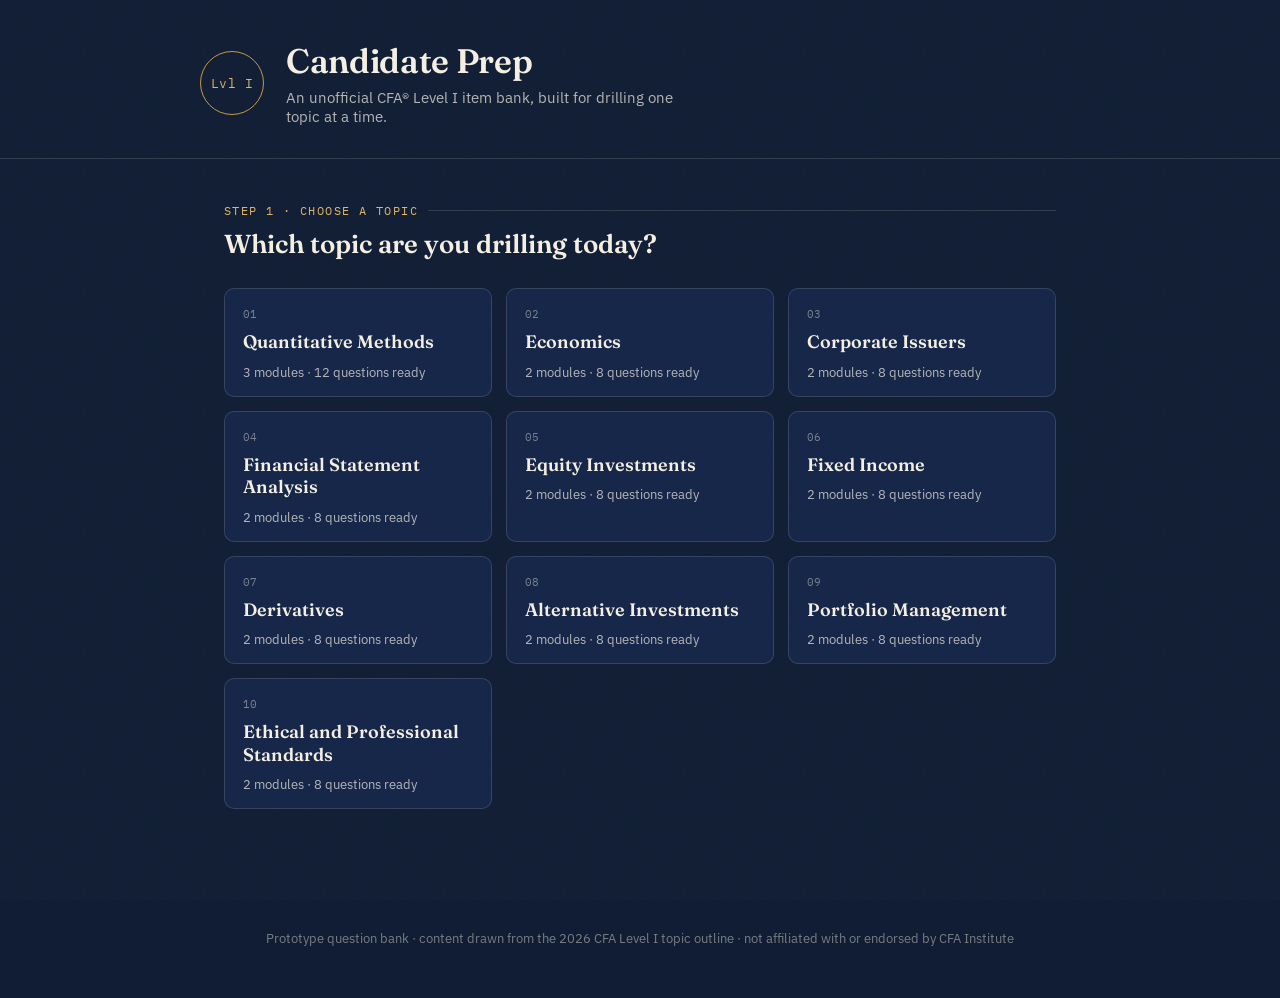
<file: index.html>
<!DOCTYPE html>
<html lang="en">
<head>
<meta charset="UTF-8">
<meta name="viewport" content="width=device-width, initial-scale=1.0">
<title>Focus Quiz — CFA Level I Question Bank</title>
<link rel="preconnect" href="https://fonts.googleapis.com">
<link href="https://fonts.googleapis.com/css2?family=Fraunces:opsz,wght@9..144,400;9..144,600;9..144,700&family=IBM+Plex+Mono:wght@400;500;600&family=IBM+Plex+Sans:wght@400;500;600;700&display=swap" rel="stylesheet">
<link rel="stylesheet" href="style.css">
</head>
<body>

<div class="grain"></div>

<header class="masthead">
  <div class="masthead-inner">
    <div class="masthead-mark">
      <span class="mark-ring">Lvl I</span>
    </div>
    <div class="masthead-text">
      <h1>Candidate Prep</h1>
      <p>An unofficial CFA&reg; Level I item bank, built for drilling one topic at a time.</p>
    </div>
  </div>
</header>

<main id="app"></main>

<footer class="site-footer">
  <p>Prototype question bank &middot; content drawn from the 2026 CFA Level I topic outline &middot; not affiliated with or endorsed by CFA Institute</p>
</footer>

<script src="data.js"></script>
<script src="app.js"></script>
</body>
</html>
</file>
<file: style.css>
:root {
  --ink: #101d34;
  --ink-2: #16274a;
  --ink-3: #1e3159;
  --paper: #f4efe2;
  --paper-2: #ece4d0;
  --brass: #c69a44;
  --brass-bright: #e0b563;
  --teal: #4f8f79;
  --clay: #c1543f;
  --line: rgba(244, 239, 226, 0.14);
  --line-soft: rgba(16, 29, 52, 0.12);
  --text-hi: #f4efe2;
  --text-mid: rgba(244, 239, 226, 0.72);
  --text-low: rgba(244, 239, 226, 0.46);
  --font-display: "Fraunces", Georgia, serif;
  --font-body: "IBM Plex Sans", -apple-system, sans-serif;
  --font-mono: "IBM Plex Mono", ui-monospace, monospace;
}

* { box-sizing: border-box; }

html, body {
  margin: 0;
  padding: 0;
  background: var(--ink);
  color: var(--text-hi);
  font-family: var(--font-body);
  -webkit-font-smoothing: antialiased;
}

.grain {
  position: fixed;
  inset: 0;
  pointer-events: none;
  opacity: 0.035;
  z-index: 0;
  background-image: url("data:image/svg+xml,%3Csvg xmlns='http://www.w3.org/2000/svg' width='120' height='120'%3E%3Cfilter id='n'%3E%3CfeTurbulence type='fractalNoise' baseFrequency='0.9' numOctaves='2' stitchTiles='stitch'/%3E%3C/filter%3E%3Crect width='100%25' height='100%25' filter='url(%23n)'/%3E%3C/svg%3E");
}

/* ---------- Masthead ---------- */
.masthead {
  position: relative;
  z-index: 1;
  border-bottom: 1px solid var(--line);
  padding: 40px 24px 32px;
}
.masthead-inner {
  max-width: 880px;
  margin: 0 auto;
  display: flex;
  align-items: center;
  gap: 22px;
}
.mark-ring {
  display: flex;
  align-items: center;
  justify-content: center;
  width: 64px;
  height: 64px;
  border-radius: 999px;
  border: 1.5px solid var(--brass);
  color: var(--brass-bright);
  font-family: var(--font-mono);
  font-size: 13px;
  letter-spacing: 0.03em;
  flex-shrink: 0;
}
.masthead-text h1 {
  font-family: var(--font-display);
  font-weight: 600;
  font-size: 34px;
  margin: 0 0 6px;
  letter-spacing: -0.01em;
}
.masthead-text p {
  margin: 0;
  color: var(--text-mid);
  font-size: 15px;
  max-width: 46ch;
}

/* ---------- Layout ---------- */
main#app {
  position: relative;
  z-index: 1;
  max-width: 880px;
  margin: 0 auto;
  padding: 44px 24px 80px;
}

.site-footer {
  position: relative;
  z-index: 1;
  text-align: center;
  padding: 28px 24px 40px;
  color: var(--text-low);
  font-size: 12.5px;
}

/* ---------- Step label ---------- */
.step-eyebrow {
  font-family: var(--font-mono);
  font-size: 12px;
  letter-spacing: 0.12em;
  text-transform: uppercase;
  color: var(--brass-bright);
  margin: 0 0 10px;
  display: flex;
  align-items: center;
  gap: 10px;
}
.step-eyebrow .rule { flex: 1; height: 1px; background: var(--line); }

.screen-title {
  font-family: var(--font-display);
  font-size: 26px;
  font-weight: 600;
  margin: 0 0 28px;
}

/* ---------- Topic grid ---------- */
.topic-grid {
  display: grid;
  grid-template-columns: repeat(auto-fill, minmax(240px, 1fr));
  gap: 14px;
}
.topic-card {
  text-align: left;
  background: var(--ink-2);
  border: 1px solid var(--line);
  border-radius: 10px;
  padding: 18px 18px 16px;
  cursor: pointer;
  color: var(--text-hi);
  font-family: inherit;
  transition: border-color .15s ease, transform .15s ease, background .15s ease;
  display: flex;
  flex-direction: column;
  gap: 10px;
}
.topic-card:hover {
  border-color: var(--brass);
  background: var(--ink-3);
  transform: translateY(-2px);
}
.topic-card .num {
  font-family: var(--font-mono);
  font-size: 11px;
  color: var(--text-low);
}
.topic-card .name {
  font-family: var(--font-display);
  font-size: 18px;
  font-weight: 600;
  line-height: 1.25;
}
.topic-card .meta {
  font-size: 12.5px;
  color: var(--text-mid);
}

/* ---------- Module list ---------- */
.back-link {
  background: none;
  border: none;
  color: var(--text-mid);
  font-family: var(--font-mono);
  font-size: 12.5px;
  cursor: pointer;
  padding: 6px 0;
  margin-bottom: 18px;
  display: inline-flex;
  align-items: center;
  gap: 6px;
}
.back-link:hover { color: var(--brass-bright); }

.module-list {
  display: flex;
  flex-direction: column;
  gap: 10px;
}
.module-row {
  display: flex;
  align-items: center;
  justify-content: space-between;
  gap: 16px;
  background: var(--ink-2);
  border: 1px solid var(--line);
  border-radius: 10px;
  padding: 16px 18px;
  cursor: pointer;
  transition: border-color .15s ease, background .15s ease;
}
.module-row:hover:not(.disabled) { border-color: var(--brass); background: var(--ink-3); }
.module-row.disabled { cursor: not-allowed; opacity: 0.5; }
.module-row .m-name {
  font-family: var(--font-display);
  font-size: 17px;
  font-weight: 600;
}
.module-row .m-count {
  font-family: var(--font-mono);
  font-size: 12px;
  color: var(--text-low);
  white-space: nowrap;
}
.module-row .m-count.ready { color: var(--teal); }

/* ---------- Setup (question count + start) ---------- */
.setup-card {
  background: var(--ink-2);
  border: 1px solid var(--line);
  border-radius: 12px;
  padding: 26px 26px 24px;
}
.setup-card .ticket-head {
  display: flex;
  justify-content: space-between;
  align-items: baseline;
  border-bottom: 1px dashed var(--line);
  padding-bottom: 16px;
  margin-bottom: 20px;
}
.setup-card .ticket-head .t-topic { font-family: var(--font-mono); font-size: 11.5px; color: var(--brass-bright); text-transform: uppercase; letter-spacing: 0.08em; }
.setup-card .ticket-head h3 { font-family: var(--font-display); font-size: 22px; margin: 4px 0 0; font-weight: 600; }

.count-row {
  display: flex;
  flex-wrap: wrap;
  gap: 10px;
  margin: 6px 0 26px;
}
.count-chip {
  font-family: var(--font-mono);
  font-size: 14px;
  padding: 10px 18px;
  border-radius: 8px;
  border: 1px solid var(--line);
  background: transparent;
  color: var(--text-hi);
  cursor: pointer;
}
.count-chip:hover { border-color: var(--brass); }
.count-chip.active { background: var(--brass); border-color: var(--brass); color: var(--ink); font-weight: 600; }

.btn-primary {
  font-family: var(--font-body);
  font-weight: 600;
  font-size: 15px;
  background: var(--brass);
  color: var(--ink);
  border: none;
  border-radius: 8px;
  padding: 14px 24px;
  cursor: pointer;
  width: 100%;
  transition: background .15s ease;
}
.btn-primary:hover { background: var(--brass-bright); }
.btn-primary:disabled { opacity: 0.4; cursor: not-allowed; }

/* ---------- Quiz screen ---------- */
.quiz-progress {
  display: flex;
  align-items: center;
  gap: 14px;
  margin-bottom: 22px;
}
.quiz-progress .p-text {
  font-family: var(--font-mono);
  font-size: 12.5px;
  color: var(--text-mid);
  white-space: nowrap;
}
.p-track {
  flex: 1;
  height: 4px;
  background: var(--line);
  border-radius: 4px;
  overflow: hidden;
}
.p-fill {
  height: 100%;
  background: var(--brass);
  transition: width .25s ease;
}

.question-card {
  background: var(--paper);
  color: var(--ink);
  border-radius: 14px;
  padding: 30px 30px 26px;
  box-shadow: 0 20px 50px -20px rgba(0,0,0,0.5);
}
.q-tag {
  font-family: var(--font-mono);
  font-size: 11px;
  text-transform: uppercase;
  letter-spacing: 0.08em;
  color: #8a6f2f;
  margin-bottom: 12px;
}
.q-text {
  font-family: var(--font-display);
  font-size: 21px;
  font-weight: 600;
  line-height: 1.42;
  margin: 0 0 24px;
}

.option-list {
  display: flex;
  flex-direction: column;
  gap: 10px;
}
.option-row {
  display: flex;
  align-items: flex-start;
  gap: 14px;
  padding: 14px 16px;
  border: 1.5px solid var(--line-soft);
  border-radius: 10px;
  cursor: pointer;
  background: rgba(255,255,255,0.35);
  transition: border-color .12s ease, background .12s ease;
}
.option-row:hover:not(.locked) { border-color: var(--brass); background: rgba(198,154,68,0.10); }
.option-row.selected { border-color: var(--brass); background: rgba(198,154,68,0.16); }
.option-row.locked { cursor: default; }
.option-row.correct-answer { border-color: var(--teal); background: rgba(79,143,121,0.16); }
.option-row.wrong-answer { border-color: var(--clay); background: rgba(193,84,63,0.14); }

.bubble {
  flex-shrink: 0;
  width: 30px;
  height: 30px;
  border-radius: 999px;
  border: 1.5px solid #8a7a54;
  display: flex;
  align-items: center;
  justify-content: center;
  font-family: var(--font-mono);
  font-weight: 600;
  font-size: 13px;
  color: #4a3f22;
  background: transparent;
}
.option-row.selected .bubble { background: var(--brass); border-color: var(--brass); color: #fff; }
.option-row.correct-answer .bubble { background: var(--teal); border-color: var(--teal); color: #fff; }
.option-row.wrong-answer .bubble { background: var(--clay); border-color: var(--clay); color: #fff; }

.option-text { padding-top: 4px; font-size: 15px; line-height: 1.45; }

.q-actions {
  margin-top: 24px;
  display: flex;
  justify-content: flex-end;
}
.btn-dark {
  font-family: var(--font-body);
  font-weight: 600;
  font-size: 14.5px;
  background: var(--ink);
  color: var(--paper);
  border: none;
  border-radius: 8px;
  padding: 12px 22px;
  cursor: pointer;
}
.btn-dark:hover { background: var(--ink-3); }
.btn-dark:disabled { opacity: 0.35; cursor: not-allowed; }

.feedback-panel {
  margin-top: 22px;
  border-radius: 10px;
  padding: 18px 20px;
  border: 1.5px solid;
  animation: rise .25s ease;
}
@keyframes rise { from { opacity: 0; transform: translateY(6px); } to { opacity: 1; transform: translateY(0); } }
.feedback-panel.correct { border-color: var(--teal); background: rgba(79,143,121,0.10); }
.feedback-panel.incorrect { border-color: var(--clay); background: rgba(193,84,63,0.09); }
.feedback-head {
  font-family: var(--font-display);
  font-weight: 700;
  font-size: 19px;
  margin: 0 0 6px;
}
.feedback-panel.correct .feedback-head { color: #2f5f4c; }
.feedback-panel.incorrect .feedback-head { color: #8f3626; }
.feedback-answer { font-size: 13.5px; margin: 0 0 10px; color: #4a4433; font-family: var(--font-mono); }
.feedback-explain { font-size: 14.5px; line-height: 1.55; margin: 0; color: #3a3527; }

/* ---------- Result modal ---------- */
.modal-backdrop {
  position: fixed;
  inset: 0;
  background: rgba(9, 14, 26, 0.72);
  display: flex;
  align-items: center;
  justify-content: center;
  padding: 20px;
  z-index: 50;
  animation: fadeIn .2s ease;
}
@keyframes fadeIn { from { opacity: 0; } to { opacity: 1; } }
.modal-card {
  background: var(--paper);
  color: var(--ink);
  border-radius: 16px;
  max-width: 440px;
  width: 100%;
  padding: 36px 32px 30px;
  text-align: center;
  position: relative;
  box-shadow: 0 30px 70px -20px rgba(0,0,0,0.6);
}
.modal-close {
  position: absolute;
  top: 16px; right: 16px;
  background: none; border: none;
  font-size: 20px;
  cursor: pointer;
  color: #8a7a54;
  width: 30px; height: 30px;
  border-radius: 999px;
}
.modal-close:hover { background: rgba(0,0,0,0.06); }
.modal-eyebrow {
  font-family: var(--font-mono);
  font-size: 11.5px;
  letter-spacing: 0.1em;
  text-transform: uppercase;
  color: #8a6f2f;
  margin-bottom: 10px;
}
.modal-score {
  font-family: var(--font-display);
  font-size: 54px;
  font-weight: 700;
  margin: 0 0 4px;
  line-height: 1;
}
.modal-score-sub {
  font-size: 14.5px;
  color: #55503f;
  margin: 0 0 22px;
}
.modal-ring {
  width: 120px; height: 120px;
  margin: 0 auto 22px;
  position: relative;
}
.modal-bar {
  height: 10px;
  border-radius: 999px;
  background: #e2d8bd;
  overflow: hidden;
  margin-bottom: 22px;
}
.modal-bar-fill { height: 100%; background: var(--brass); }
.modal-msg { font-size: 15px; margin: 0 0 24px; color: #3a3527; }

/* ---------- Empty / setup helpers ---------- */
.empty-note {
  font-size: 13.5px;
  color: var(--text-low);
  text-align: center;
  padding: 30px 10px;
}

@media (max-width: 560px) {
  .masthead-inner { gap: 14px; }
  .mark-ring { width: 52px; height: 52px; font-size: 11px; }
  .masthead-text h1 { font-size: 26px; }
  .question-card { padding: 22px 18px 20px; }
  .q-text { font-size: 18px; }
}

:focus-visible {
  outline: 2px solid var(--brass-bright);
  outline-offset: 2px;
}
</file>
